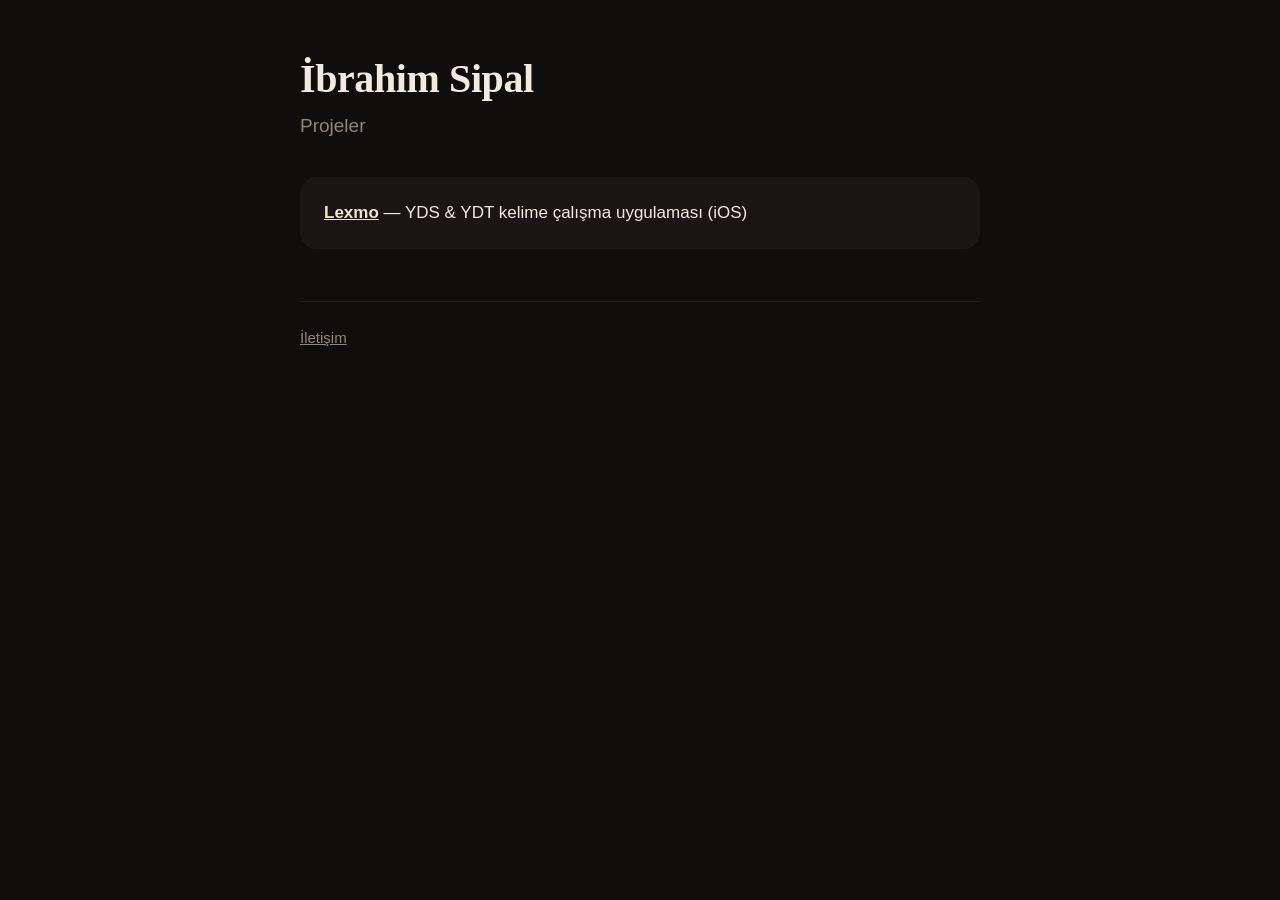
<file: index.html>
<!doctype html>
<html lang="tr">
<meta charset="utf-8">
<meta name="viewport" content="width=device-width,initial-scale=1">
<title>İbrahim Sipal</title>
<link rel="stylesheet" href="style.css">
<div class="wrap">
  <h1>İbrahim Sipal</h1>
  <p class="lede">Projeler</p>
  <div class="card"><p><a href="lexmo/"><strong>Lexmo</strong></a> — YDS &amp; YDT kelime çalışma uygulaması (iOS)</p></div>
  <nav><a href="mailto:sipal.ibrahimm@gmail.com">İletişim</a></nav>
</div>
</file>
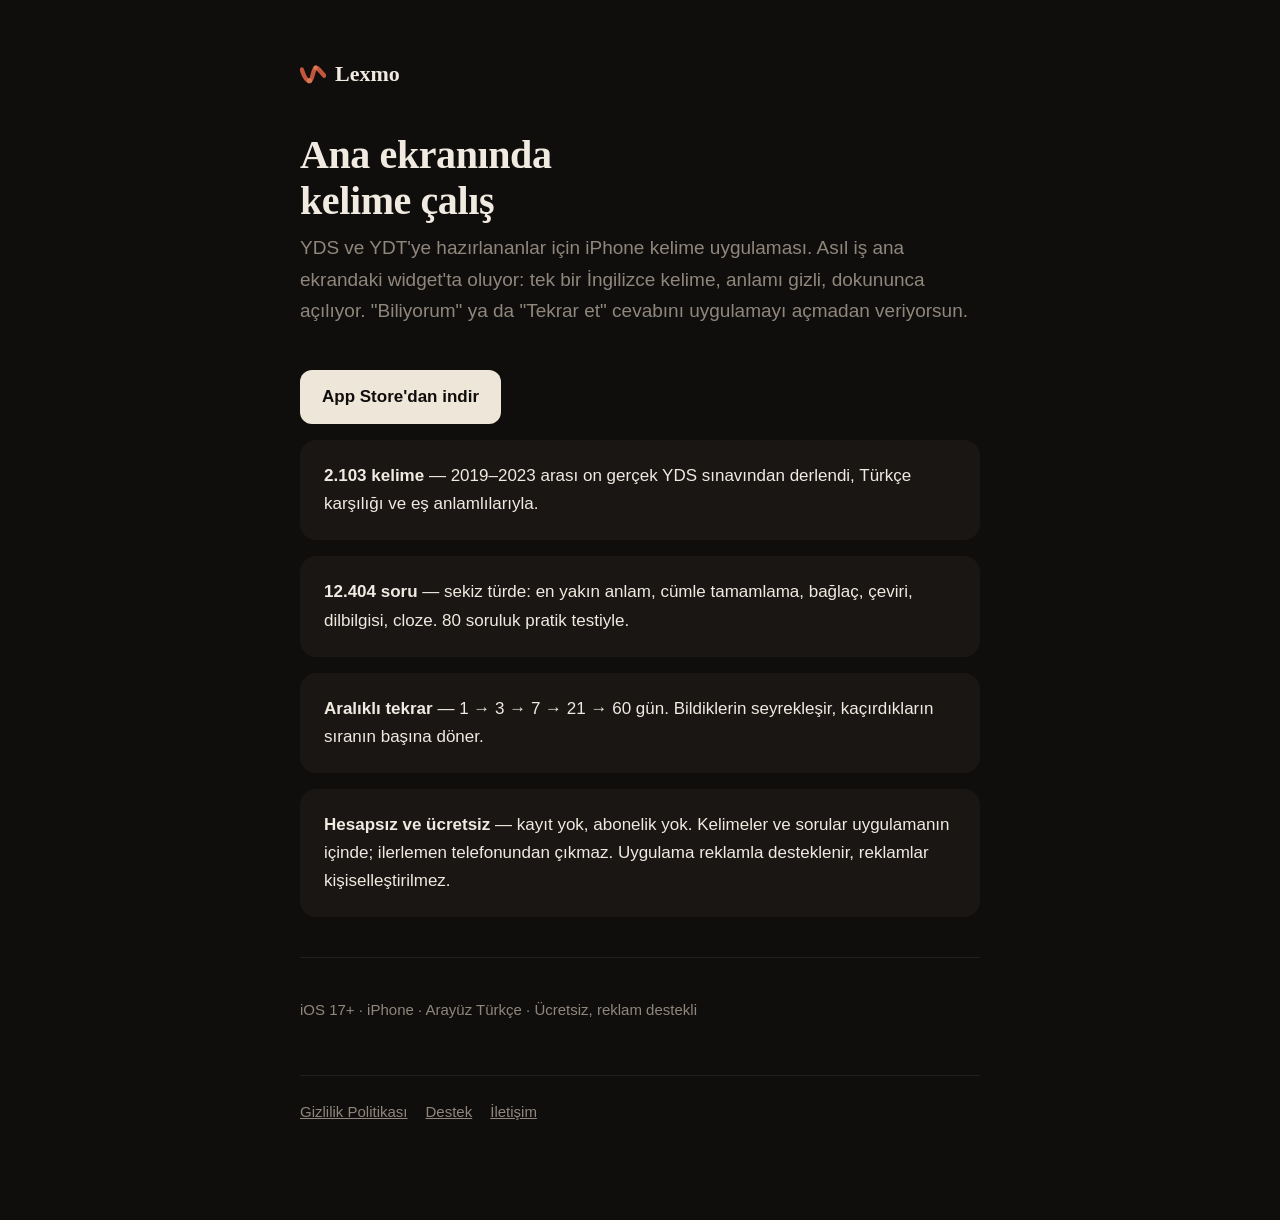
<file: lexmo/index.html>
<!doctype html>
<html lang="tr">
<meta charset="utf-8">
<meta name="viewport" content="width=device-width,initial-scale=1">
<title>Lexmo — YDS kelime çalışma uygulaması</title>
<meta name="description" content="Ana ekranındaki widget'ta YDS kelimesi çalış. 2.103 kelime, 12.404 soru, aralıklı tekrar. Ücretsiz.">
<link rel="stylesheet" href="../style.css">
<div class="wrap">
  <a class="mark" href="./"><img src="../mark.svg" alt=""><span>Lexmo</span></a>

  <h1>Ana ekranında<br>kelime çalış</h1>
  <p class="lede">YDS ve YDT'ye hazırlananlar için iPhone kelime uygulaması. Asıl iş ana ekrandaki widget'ta oluyor: tek bir İngilizce kelime, anlamı gizli, dokununca açılıyor. "Biliyorum" ya da "Tekrar et" cevabını uygulamayı açmadan veriyorsun.</p>

  <p><a class="btn" href="https://apps.apple.com/tr/app/id6824872517">App Store'dan indir</a></p>

  <div class="card">
    <p><strong>2.103 kelime</strong> — 2019–2023 arası on gerçek YDS sınavından derlendi, Türkçe karşılığı ve eş anlamlılarıyla.</p>
  </div>
  <div class="card">
    <p><strong>12.404 soru</strong> — sekiz türde: en yakın anlam, cümle tamamlama, bağlaç, çeviri, dilbilgisi, cloze. 80 soruluk pratik testiyle.</p>
  </div>
  <div class="card">
    <p><strong>Aralıklı tekrar</strong> — 1 → 3 → 7 → 21 → 60 gün. Bildiklerin seyrekleşir, kaçırdıkların sıranın başına döner.</p>
  </div>
  <div class="card">
    <p><strong>Hesapsız ve ücretsiz</strong> — kayıt yok, abonelik yok. Kelimeler ve sorular uygulamanın içinde; ilerlemen telefonundan çıkmaz. Uygulama reklamla desteklenir, reklamlar kişiselleştirilmez.</p>
  </div>

  <hr>
  <p class="meta">iOS 17+ · iPhone · Arayüz Türkçe · Ücretsiz, reklam destekli</p>

  <nav><a href="gizlilik/">Gizlilik Politikası</a><a href="destek/">Destek</a><a href="mailto:sipal.ibrahimm@gmail.com">İletişim</a></nav>
</div>
</file>
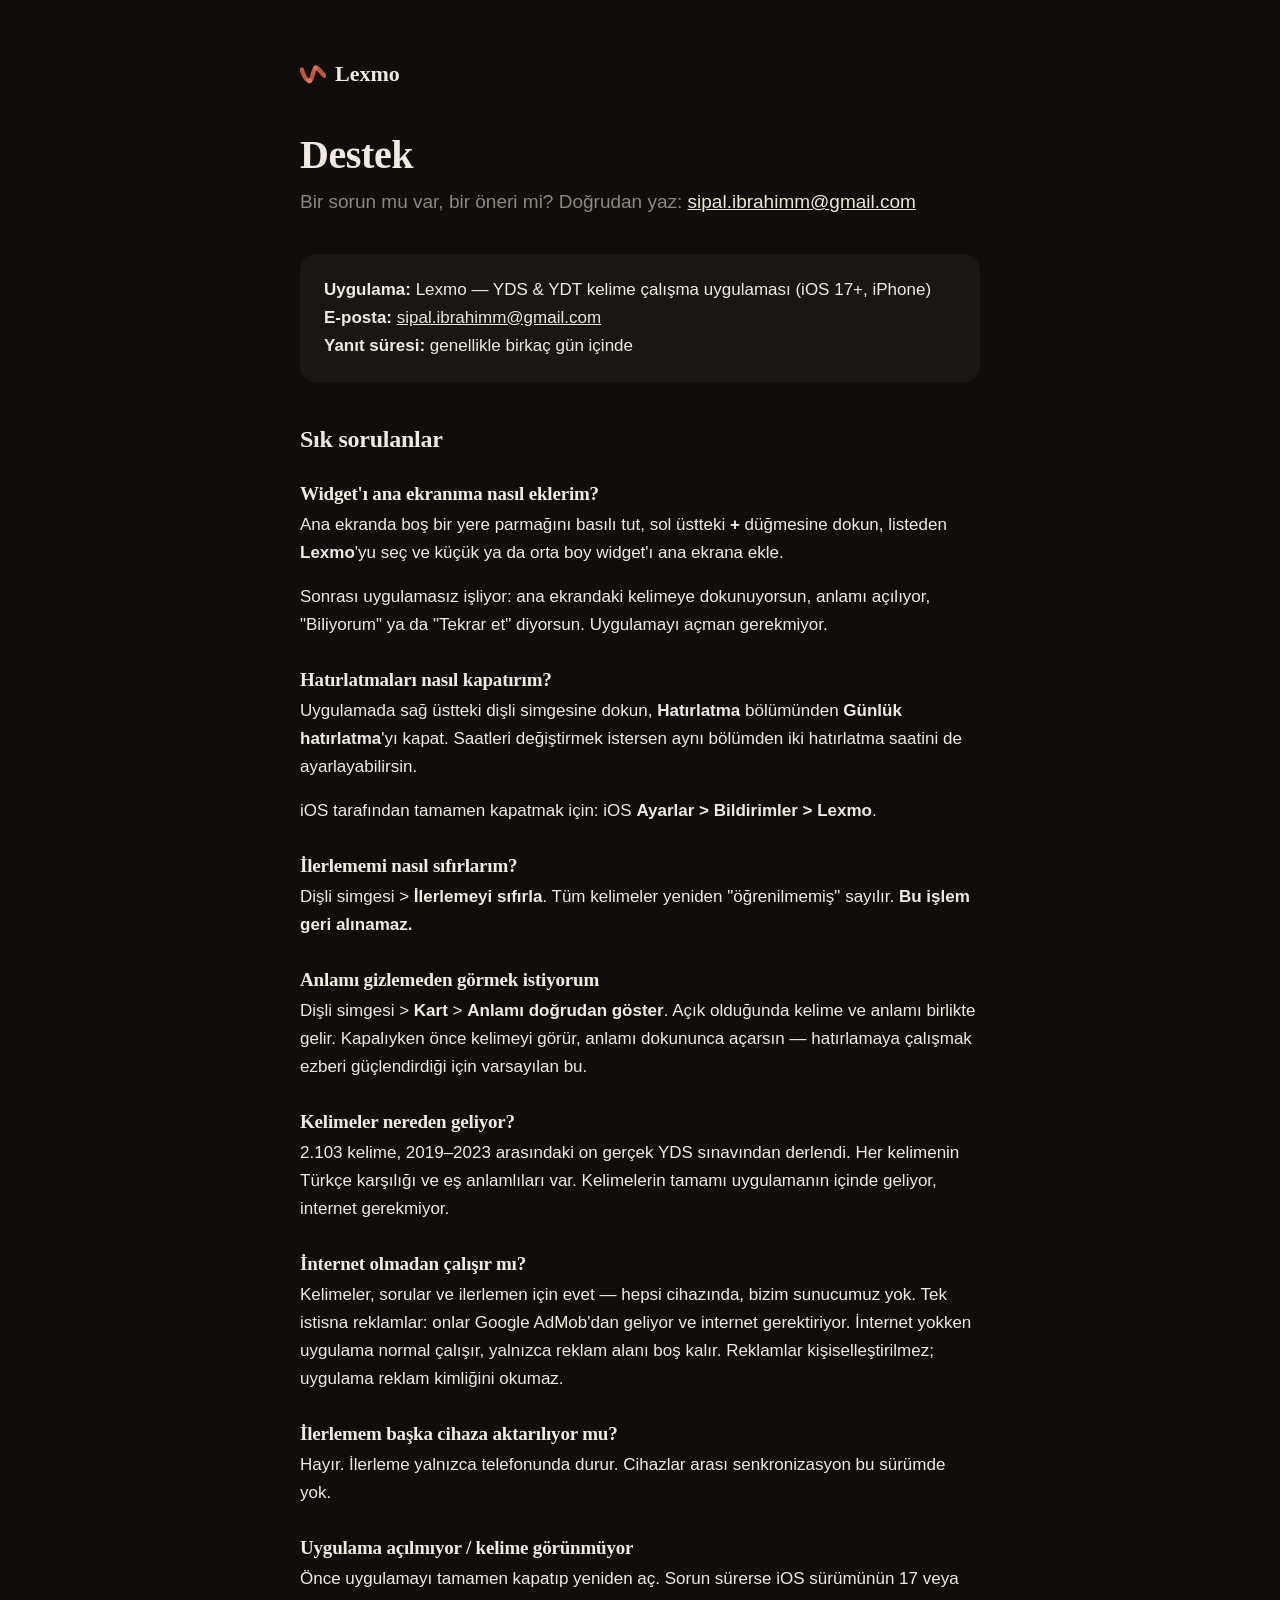
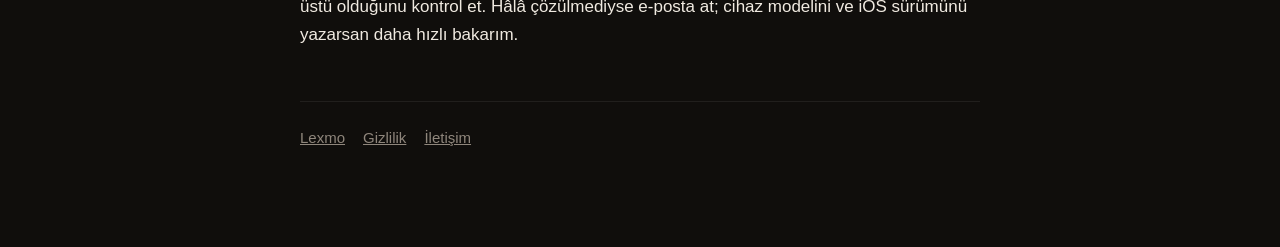
<file: lexmo/destek/index.html>
<!doctype html>
<html lang="tr">
<meta charset="utf-8">
<meta name="viewport" content="width=device-width,initial-scale=1">
<title>Lexmo — Destek</title>
<meta name="description" content="Lexmo için yardım: widget nasıl eklenir, hatırlatmalar nasıl kapatılır, ilerleme nasıl sıfırlanır.">
<link rel="stylesheet" href="../../style.css">
<div class="wrap">
  <a class="mark" href="../"><img src="../../mark.svg" alt=""><span>Lexmo</span></a>

  <h1>Destek</h1>
  <p class="lede">Bir sorun mu var, bir öneri mi? Doğrudan yaz: <a href="mailto:sipal.ibrahimm@gmail.com">sipal.ibrahimm@gmail.com</a></p>

  <div class="card">
    <p><strong>Uygulama:</strong> Lexmo — YDS &amp; YDT kelime çalışma uygulaması (iOS 17+, iPhone)<br>
    <strong>E-posta:</strong> <a href="mailto:sipal.ibrahimm@gmail.com">sipal.ibrahimm@gmail.com</a><br>
    <strong>Yanıt süresi:</strong> genellikle birkaç gün içinde</p>
  </div>

  <h2>Sık sorulanlar</h2>

  <h3>Widget'ı ana ekranıma nasıl eklerim?</h3>
  <p>Ana ekranda boş bir yere parmağını basılı tut, sol üstteki <strong>+</strong> düğmesine dokun, listeden <strong>Lexmo</strong>'yu seç ve küçük ya da orta boy widget'ı ana ekrana ekle.</p>
  <p>Sonrası uygulamasız işliyor: ana ekrandaki kelimeye dokunuyorsun, anlamı açılıyor, "Biliyorum" ya da "Tekrar et" diyorsun. Uygulamayı açman gerekmiyor.</p>

  <h3>Hatırlatmaları nasıl kapatırım?</h3>
  <p>Uygulamada sağ üstteki dişli simgesine dokun, <strong>Hatırlatma</strong> bölümünden <strong>Günlük hatırlatma</strong>'yı kapat. Saatleri değiştirmek istersen aynı bölümden iki hatırlatma saatini de ayarlayabilirsin.</p>
  <p>iOS tarafından tamamen kapatmak için: iOS <strong>Ayarlar &gt; Bildirimler &gt; Lexmo</strong>.</p>

  <h3>İlerlememi nasıl sıfırlarım?</h3>
  <p>Dişli simgesi &gt; <strong>İlerlemeyi sıfırla</strong>. Tüm kelimeler yeniden "öğrenilmemiş" sayılır. <strong>Bu işlem geri alınamaz.</strong></p>

  <h3>Anlamı gizlemeden görmek istiyorum</h3>
  <p>Dişli simgesi &gt; <strong>Kart</strong> &gt; <strong>Anlamı doğrudan göster</strong>. Açık olduğunda kelime ve anlamı birlikte gelir. Kapalıyken önce kelimeyi görür, anlamı dokununca açarsın — hatırlamaya çalışmak ezberi güçlendirdiği için varsayılan bu.</p>

  <h3>Kelimeler nereden geliyor?</h3>
  <p>2.103 kelime, 2019–2023 arasındaki on gerçek YDS sınavından derlendi. Her kelimenin Türkçe karşılığı ve eş anlamlıları var. Kelimelerin tamamı uygulamanın içinde geliyor, internet gerekmiyor.</p>

  <h3>İnternet olmadan çalışır mı?</h3>
  <p>Kelimeler, sorular ve ilerlemen için evet — hepsi cihazında, bizim sunucumuz yok. Tek istisna reklamlar: onlar Google AdMob'dan geliyor ve internet gerektiriyor. İnternet yokken uygulama normal çalışır, yalnızca reklam alanı boş kalır. Reklamlar kişiselleştirilmez; uygulama reklam kimliğini okumaz.</p>

  <h3>İlerlemem başka cihaza aktarılıyor mu?</h3>
  <p>Hayır. İlerleme yalnızca telefonunda durur. Cihazlar arası senkronizasyon bu sürümde yok.</p>

  <h3>Uygulama açılmıyor / kelime görünmüyor</h3>
  <p>Önce uygulamayı tamamen kapatıp yeniden aç. Sorun sürerse iOS sürümünün 17 veya üstü olduğunu kontrol et. Hâlâ çözülmediyse e-posta at; cihaz modelini ve iOS sürümünü yazarsan daha hızlı bakarım.</p>

  <nav><a href="../">Lexmo</a><a href="../gizlilik/">Gizlilik</a><a href="mailto:sipal.ibrahimm@gmail.com">İletişim</a></nav>
</div>
</file>
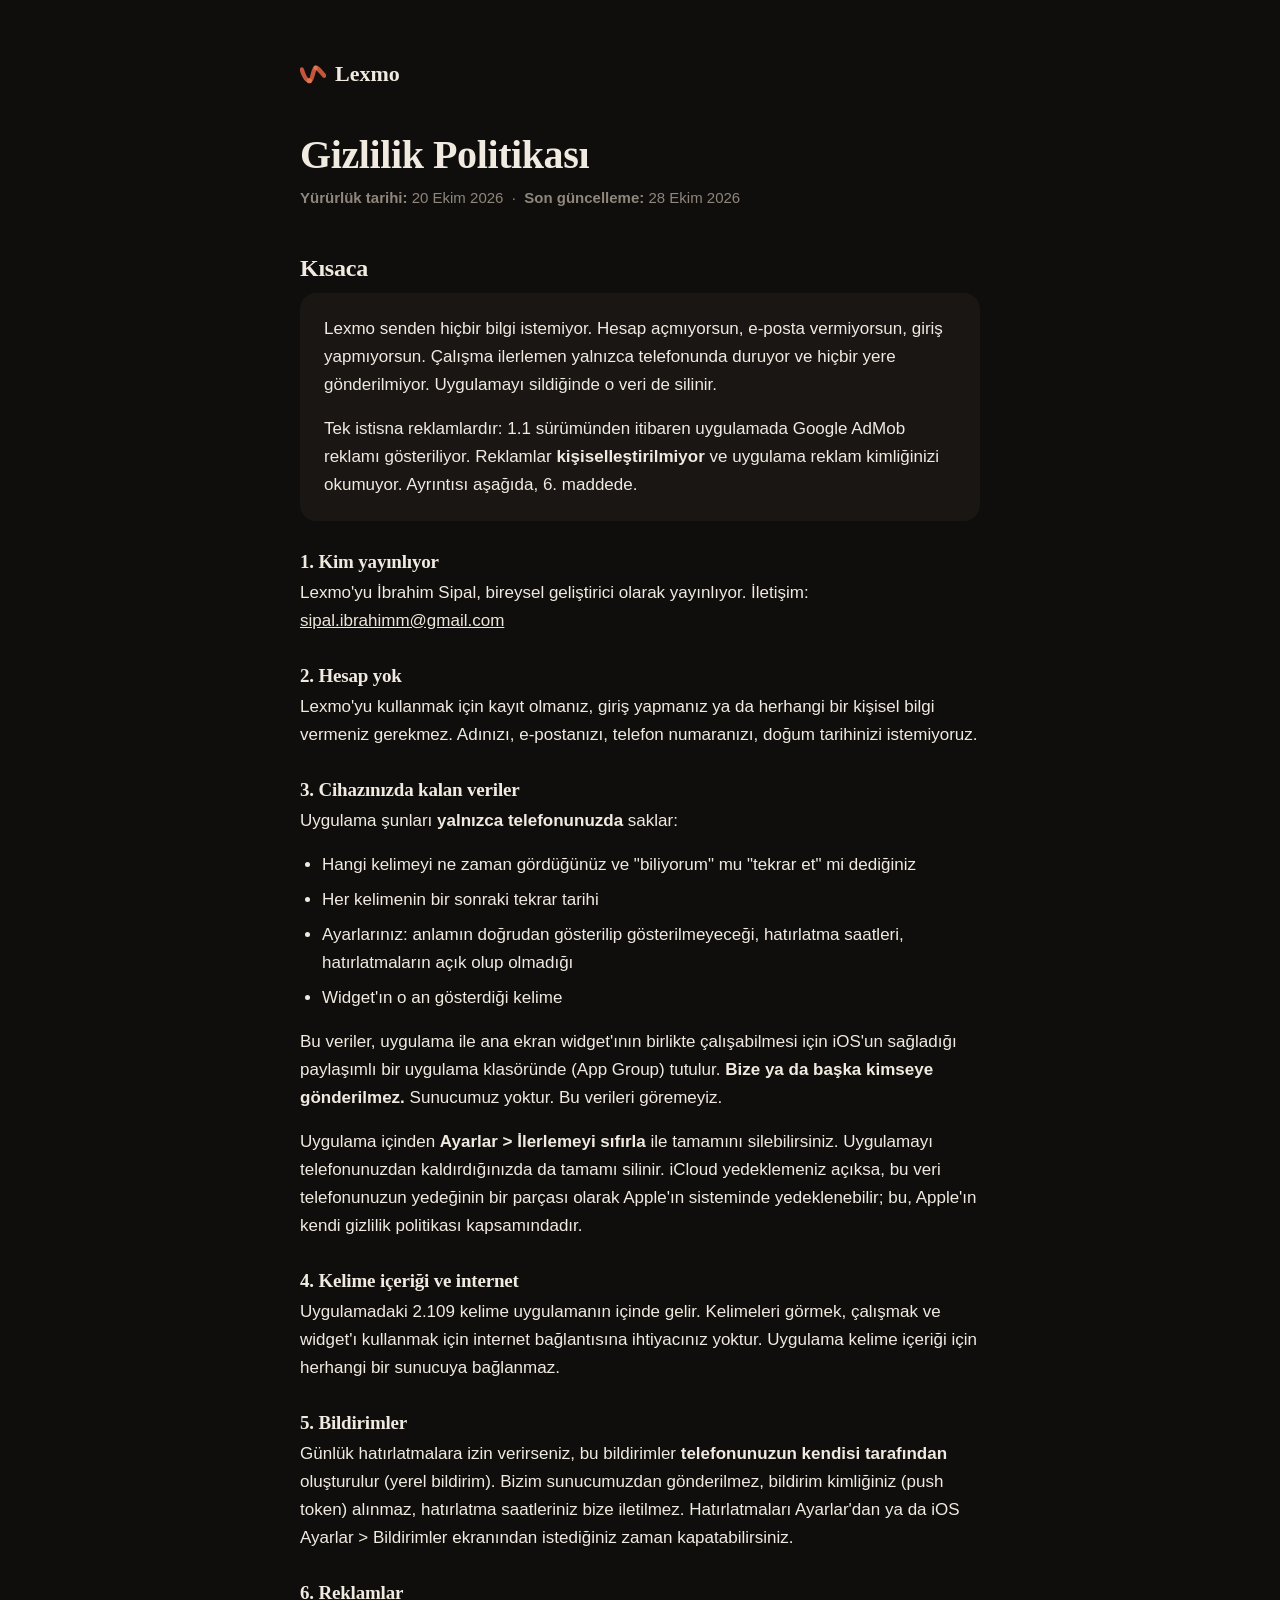
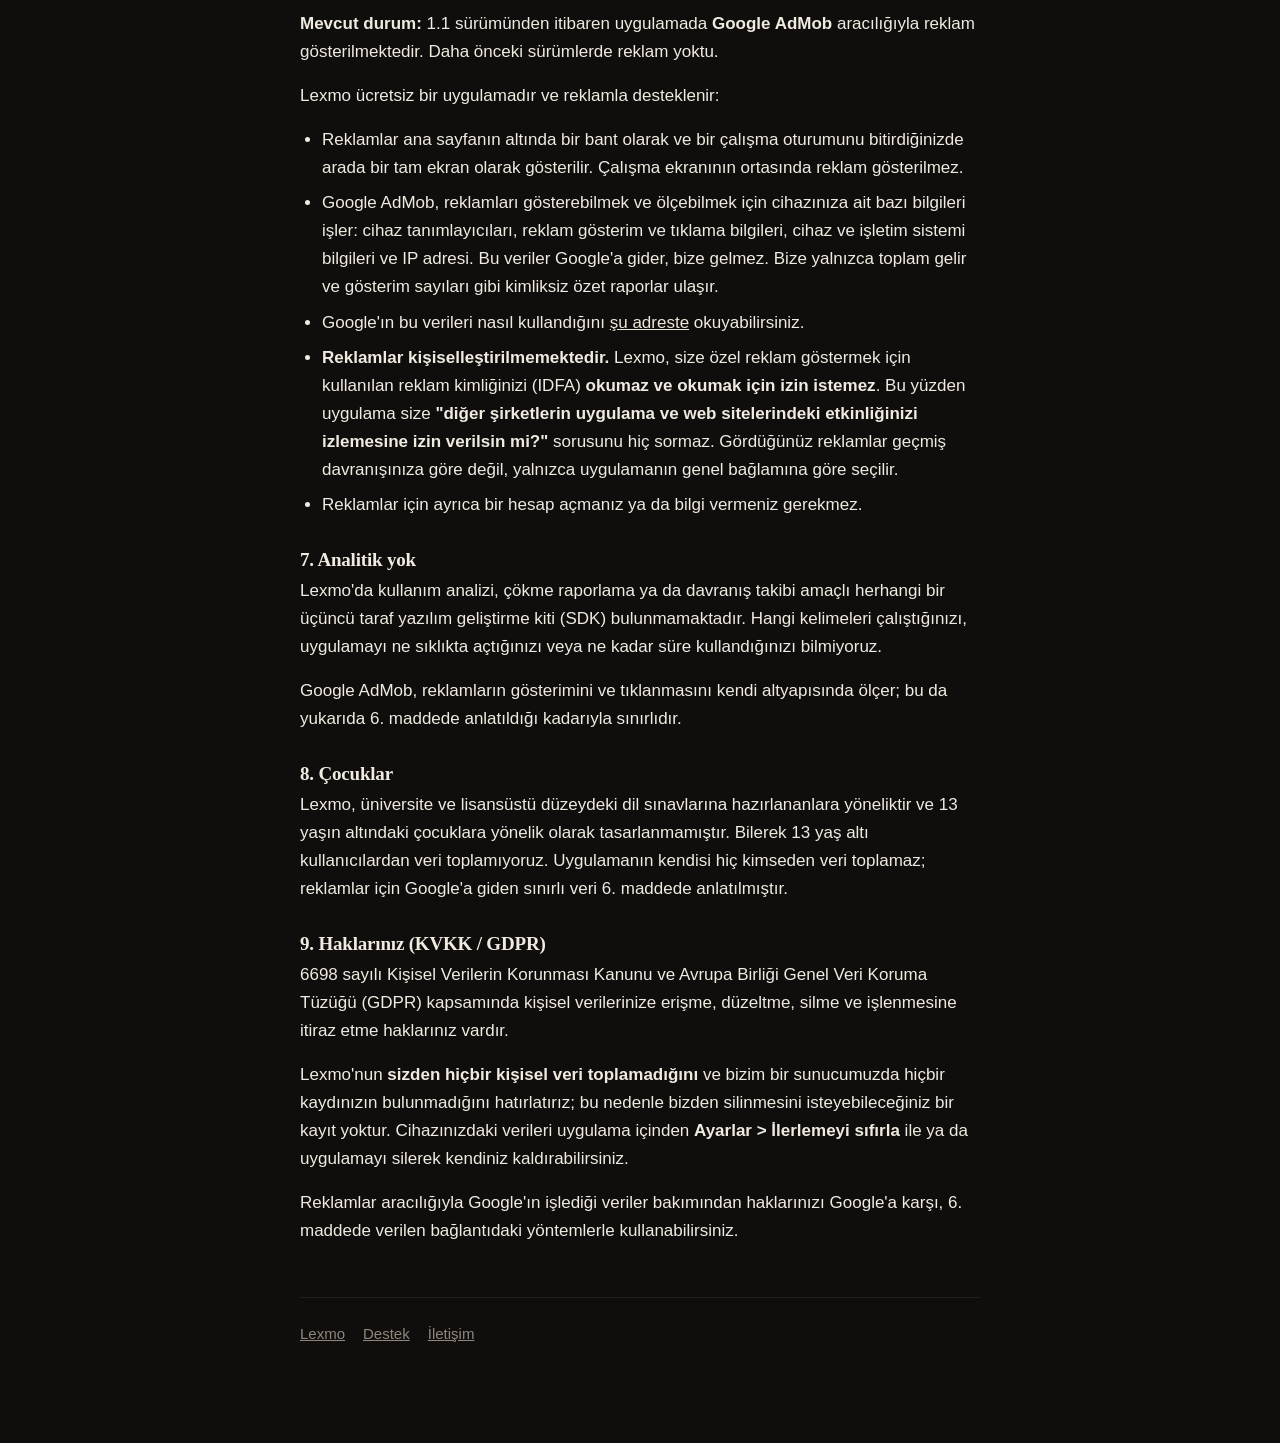
<file: lexmo/gizlilik/index.html>
<!doctype html>
<html lang="tr">
<meta charset="utf-8">
<meta name="viewport" content="width=device-width,initial-scale=1">
<title>Lexmo — Gizlilik Politikası</title>
<meta name="description" content="Lexmo senden hiçbir bilgi istemez. İlerlemen yalnızca telefonunda durur.">
<link rel="stylesheet" href="../../style.css">
<div class="wrap">
  <a class="mark" href="../"><img src="../../mark.svg" alt=""><span>Lexmo</span></a>

  <h1>Gizlilik Politikası</h1>
  <p class="meta"><strong>Yürürlük tarihi:</strong> 20 Ekim 2026 &nbsp;·&nbsp; <strong>Son güncelleme:</strong> 28 Ekim 2026</p>

  <h2>Kısaca</h2>
  <div class="card">
    <p>Lexmo senden hiçbir bilgi istemiyor. Hesap açmıyorsun, e-posta vermiyorsun, giriş yapmıyorsun. Çalışma ilerlemen yalnızca telefonunda duruyor ve hiçbir yere gönderilmiyor. Uygulamayı sildiğinde o veri de silinir.</p>
    <p>Tek istisna reklamlardır: 1.1 sürümünden itibaren uygulamada Google AdMob reklamı gösteriliyor. Reklamlar <strong>kişiselleştirilmiyor</strong> ve uygulama reklam kimliğinizi okumuyor. Ayrıntısı aşağıda, 6. maddede.</p>
  </div>

  <h3>1. Kim yayınlıyor</h3>
  <p>Lexmo'yu İbrahim Sipal, bireysel geliştirici olarak yayınlıyor. İletişim: <a href="mailto:sipal.ibrahimm@gmail.com">sipal.ibrahimm@gmail.com</a></p>

  <h3>2. Hesap yok</h3>
  <p>Lexmo'yu kullanmak için kayıt olmanız, giriş yapmanız ya da herhangi bir kişisel bilgi vermeniz gerekmez. Adınızı, e-postanızı, telefon numaranızı, doğum tarihinizi istemiyoruz.</p>

  <h3>3. Cihazınızda kalan veriler</h3>
  <p>Uygulama şunları <strong>yalnızca telefonunuzda</strong> saklar:</p>
  <ul>
    <li>Hangi kelimeyi ne zaman gördüğünüz ve "biliyorum" mu "tekrar et" mi dediğiniz</li>
    <li>Her kelimenin bir sonraki tekrar tarihi</li>
    <li>Ayarlarınız: anlamın doğrudan gösterilip gösterilmeyeceği, hatırlatma saatleri, hatırlatmaların açık olup olmadığı</li>
    <li>Widget'ın o an gösterdiği kelime</li>
  </ul>
  <p>Bu veriler, uygulama ile ana ekran widget'ının birlikte çalışabilmesi için iOS'un sağladığı paylaşımlı bir uygulama klasöründe (App Group) tutulur. <strong>Bize ya da başka kimseye gönderilmez.</strong> Sunucumuz yoktur. Bu verileri göremeyiz.</p>
  <p>Uygulama içinden <strong>Ayarlar &gt; İlerlemeyi sıfırla</strong> ile tamamını silebilirsiniz. Uygulamayı telefonunuzdan kaldırdığınızda da tamamı silinir. iCloud yedeklemeniz açıksa, bu veri telefonunuzun yedeğinin bir parçası olarak Apple'ın sisteminde yedeklenebilir; bu, Apple'ın kendi gizlilik politikası kapsamındadır.</p>

  <h3>4. Kelime içeriği ve internet</h3>
  <p>Uygulamadaki 2.109 kelime uygulamanın içinde gelir. Kelimeleri görmek, çalışmak ve widget'ı kullanmak için internet bağlantısına ihtiyacınız yoktur. Uygulama kelime içeriği için herhangi bir sunucuya bağlanmaz.</p>

  <h3>5. Bildirimler</h3>
  <p>Günlük hatırlatmalara izin verirseniz, bu bildirimler <strong>telefonunuzun kendisi tarafından</strong> oluşturulur (yerel bildirim). Bizim sunucumuzdan gönderilmez, bildirim kimliğiniz (push token) alınmaz, hatırlatma saatleriniz bize iletilmez. Hatırlatmaları Ayarlar'dan ya da iOS Ayarlar &gt; Bildirimler ekranından istediğiniz zaman kapatabilirsiniz.</p>

  <h3>6. Reklamlar</h3>
  <p><strong>Mevcut durum:</strong> 1.1 sürümünden itibaren uygulamada <strong>Google AdMob</strong> aracılığıyla reklam gösterilmektedir. Daha önceki sürümlerde reklam yoktu.</p>
  <p>Lexmo ücretsiz bir uygulamadır ve reklamla desteklenir:</p>
  <ul>
    <li>Reklamlar ana sayfanın altında bir bant olarak ve bir çalışma oturumunu bitirdiğinizde arada bir tam ekran olarak gösterilir. Çalışma ekranının ortasında reklam gösterilmez.</li>
    <li>Google AdMob, reklamları gösterebilmek ve ölçebilmek için cihazınıza ait bazı bilgileri işler: cihaz tanımlayıcıları, reklam gösterim ve tıklama bilgileri, cihaz ve işletim sistemi bilgileri ve IP adresi. Bu veriler Google'a gider, bize gelmez. Bize yalnızca toplam gelir ve gösterim sayıları gibi kimliksiz özet raporlar ulaşır.</li>
    <li>Google'ın bu verileri nasıl kullandığını <a href="https://policies.google.com/technologies/partner-sites">şu adreste</a> okuyabilirsiniz.</li>
    <li><strong>Reklamlar kişiselleştirilmemektedir.</strong> Lexmo, size özel reklam göstermek için kullanılan reklam kimliğinizi (IDFA) <strong>okumaz ve okumak için izin istemez</strong>. Bu yüzden uygulama size <strong>"diğer şirketlerin uygulama ve web sitelerindeki etkinliğinizi izlemesine izin verilsin mi?"</strong> sorusunu hiç sormaz. Gördüğünüz reklamlar geçmiş davranışınıza göre değil, yalnızca uygulamanın genel bağlamına göre seçilir.</li>
    <li>Reklamlar için ayrıca bir hesap açmanız ya da bilgi vermeniz gerekmez.</li>
  </ul>

  <h3>7. Analitik yok</h3>
  <p>Lexmo'da kullanım analizi, çökme raporlama ya da davranış takibi amaçlı herhangi bir üçüncü taraf yazılım geliştirme kiti (SDK) bulunmamaktadır. Hangi kelimeleri çalıştığınızı, uygulamayı ne sıklıkta açtığınızı veya ne kadar süre kullandığınızı bilmiyoruz.</p>
  <p>Google AdMob, reklamların gösterimini ve tıklanmasını kendi altyapısında ölçer; bu da yukarıda 6. maddede anlatıldığı kadarıyla sınırlıdır.</p>

  <h3>8. Çocuklar</h3>
  <p>Lexmo, üniversite ve lisansüstü düzeydeki dil sınavlarına hazırlananlara yöneliktir ve 13 yaşın altındaki çocuklara yönelik olarak tasarlanmamıştır. Bilerek 13 yaş altı kullanıcılardan veri toplamıyoruz. Uygulamanın kendisi hiç kimseden veri toplamaz; reklamlar için Google'a giden sınırlı veri 6. maddede anlatılmıştır.</p>

  <h3>9. Haklarınız (KVKK / GDPR)</h3>
  <p>6698 sayılı Kişisel Verilerin Korunması Kanunu ve Avrupa Birliği Genel Veri Koruma Tüzüğü (GDPR) kapsamında kişisel verilerinize erişme, düzeltme, silme ve işlenmesine itiraz etme haklarınız vardır.</p>
  <p>Lexmo'nun <strong>sizden hiçbir kişisel veri toplamadığını</strong> ve bizim bir sunucumuzda hiçbir kaydınızın bulunmadığını hatırlatırız; bu nedenle bizden silinmesini isteyebileceğiniz bir kayıt yoktur. Cihazınızdaki verileri uygulama içinden <strong>Ayarlar &gt; İlerlemeyi sıfırla</strong> ile ya da uygulamayı silerek kendiniz kaldırabilirsiniz.</p>
  <p>Reklamlar aracılığıyla Google'ın işlediği veriler bakımından haklarınızı Google'a karşı, 6. maddede verilen bağlantıdaki yöntemlerle kullanabilirsiniz.</p>

  <nav><a href="../">Lexmo</a><a href="../destek/">Destek</a><a href="mailto:sipal.ibrahimm@gmail.com">İletişim</a></nav>
</div>
</file>
<file: style.css>
/* Lexmo site — same language as the app: warm ink, paper, serif for display. */
:root{
  --ink:#100E0C; --surface:#191613; --paper:#EDE6D9; --rust:#C2553A;
  --text:#F0EAE1; --muted:#8F867C; --hairline:rgba(255,255,255,.07);
}
*{box-sizing:border-box}
html{-webkit-text-size-adjust:100%}
body{
  margin:0; background:var(--ink); color:var(--text);
  font:400 17px/1.65 -apple-system,BlinkMacSystemFont,"Segoe UI",Roboto,sans-serif;
  padding:0 16px;
}
.wrap{max-width:680px;margin:0 auto;padding:56px 0 96px}
a{color:var(--paper)}
a:hover{color:#fff}
h1,h2,h3{font-family:"New York","Iowan Old Style",Georgia,serif;font-weight:600;letter-spacing:-.01em;line-height:1.15}
h1{font-size:40px;margin:0 0 8px}
h2{font-size:24px;margin:44px 0 10px}
h3{font-size:19px;margin:30px 0 6px}
p,ul{margin:0 0 16px}
ul{padding-left:22px}
li{margin-bottom:7px}
hr{border:0;border-top:1px solid var(--hairline);margin:40px 0}
.mark{display:flex;align-items:center;gap:9px;margin-bottom:40px;text-decoration:none}
.mark img,.mark svg{width:26px;height:26px;flex:none;display:block}
.mark span{font-family:"New York",Georgia,serif;font-weight:600;font-size:22px;color:var(--text)}
.lede{color:var(--muted);font-size:19px;margin-bottom:36px}
.meta{color:var(--muted);font-size:15px}
.card{background:var(--surface);border-radius:16px;padding:22px 24px;margin:0 0 16px}
.card p:last-child{margin-bottom:0}
.btn{display:inline-block;background:var(--paper);color:var(--ink);text-decoration:none;
  font-weight:600;padding:13px 22px;border-radius:12px;margin-top:8px}
nav{margin-top:52px;padding-top:24px;border-top:1px solid var(--hairline);font-size:15px}
nav a{color:var(--muted);margin-right:18px}
code{background:var(--surface);padding:2px 6px;border-radius:5px;font-size:15px}
@media(max-width:600px){h1{font-size:32px}.wrap{padding:36px 0 72px}}
</file>
